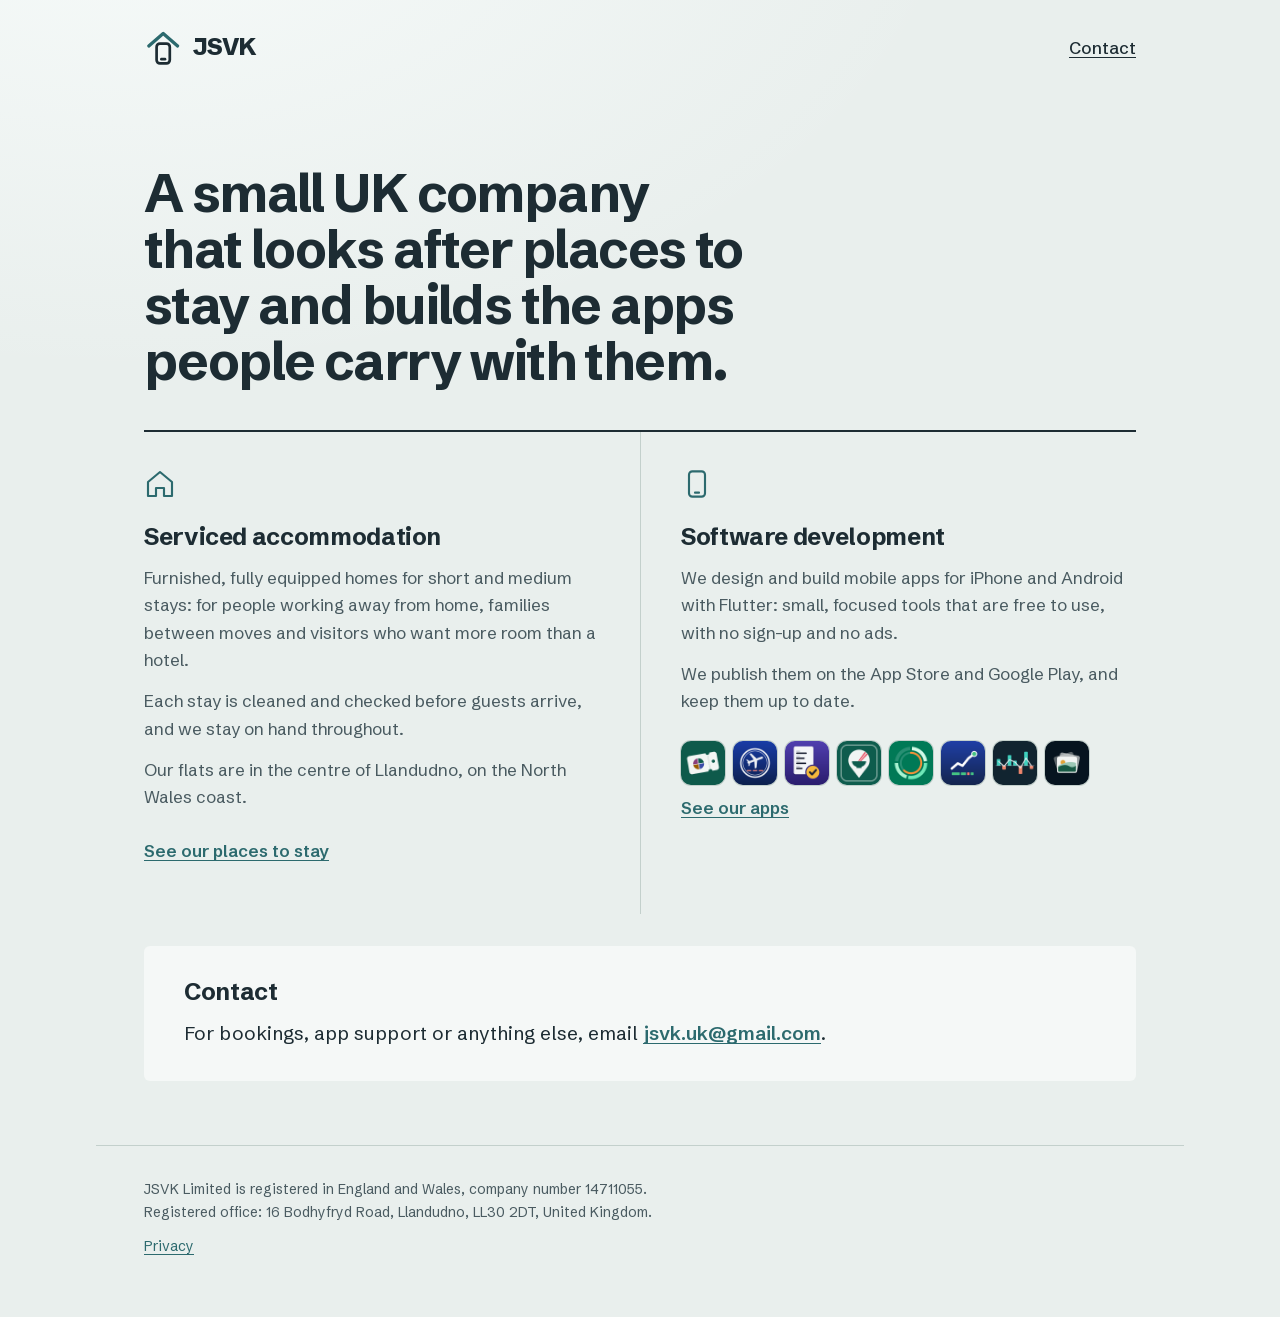
<file: index.html>
<!doctype html>
<html lang="en-GB">
<head>
<meta charset="utf-8">
<meta name="viewport" content="width=device-width, initial-scale=1">
<title>JSVK Limited</title>
<meta name="description" content="JSVK Limited is a UK company providing serviced accommodation and building mobile apps for iPhone and Android.">
<link rel="stylesheet" href="style.css?v=1.11.0">
<link rel="icon" href="/favicon.ico" sizes="32x32 48x48">
<link rel="icon" href="/img/icon-192.png" type="image/png" sizes="192x192">
<link rel="apple-touch-icon" href="/apple-touch-icon.png">
</head>
<body>
<header class="top">
  <a class="mark" href="/" aria-label="JSVK Limited, home"><svg class="mark-icon" viewBox="0 0 64 64" aria-hidden="true"><path class="roof" d="M8 30 L32 9 L56 30"/><rect x="21" y="26" width="22" height="33" rx="5.5"/><path d="M29 52 H35"/></svg>JSVK</a>
  <a class="top-link" href="#contact">Contact</a>
</header>

<main>
  <section class="intro">
    <h1>A small UK company that looks after places to stay and builds the apps people carry with them.</h1>
  </section>

  <section class="work" aria-label="What we do">
    <article class="line" id="accommodation">
      <svg class="icon" viewBox="0 0 24 24" aria-hidden="true"><path d="M3 10.5 12 3l9 7.5V21h-6v-6H9v6H3z"/></svg>
      <h2>Serviced accommodation</h2>
      <p>Furnished, fully equipped homes for short and medium stays: for people working away from home,
        families between moves and visitors who want more room than a hotel.</p>
      <p>Each stay is cleaned and checked before guests arrive, and we stay on hand throughout.</p>
      <p>Our flats are in the centre of Llandudno, on the North Wales coast.</p>
      <a class="apps-link" href="stays.html"><span>See our places to stay</span></a>
    </article>
    <article class="line" id="software">
      <svg class="icon" viewBox="0 0 24 24" aria-hidden="true"><rect x="6" y="2.5" width="12" height="19" rx="2.5"/><path d="M10.5 18.5h3"/></svg>
      <h2>Software development</h2>
      <p>We design and build mobile apps for iPhone and Android with Flutter: small, focused tools
        that are free to use, with no sign-up and no ads.</p>
      <p>We publish them on the App Store and Google Play, and keep them up to date.</p>
      <a class="apps-link" href="apps.html">
        <span class="apps-icons" aria-hidden="true">
          <img src="img/trip-spending.png" alt="" width="44" height="44">
          <img src="img/before-you-land.png" alt="" width="44" height="44">
          <img src="img/tw-entry-permit.png" alt="" width="44" height="44">
          <img src="img/restaurant-pick.png" alt="" width="44" height="44">
          <img src="img/meal-tracker.png" alt="" width="44" height="44">
          <img src="img/stock-profile.png" alt="" width="44" height="44">
          <img src="img/hsi-trend.png" alt="" width="44" height="44">
          <img src="img/albumatic.png" alt="" width="44" height="44">
        </span>
        <span>See our apps</span>
      </a>
    </article>
  </section>

  <section class="contact" id="contact">
    <h2>Contact</h2>
    <p>For bookings, app support or anything else, email
      <a href="mailto:jsvk.uk@gmail.com">jsvk.uk@gmail.com</a>.</p>
  </section>
</main>

<footer class="legal">
  <p>JSVK Limited is registered in England and Wales, company number 14711055.<br>
    Registered office: 16 Bodhyfryd Road, Llandudno, LL30 2DT, United Kingdom.</p>
  <p><a href="privacy.html">Privacy</a></p>
</footer>
</body>
</html>
</file>
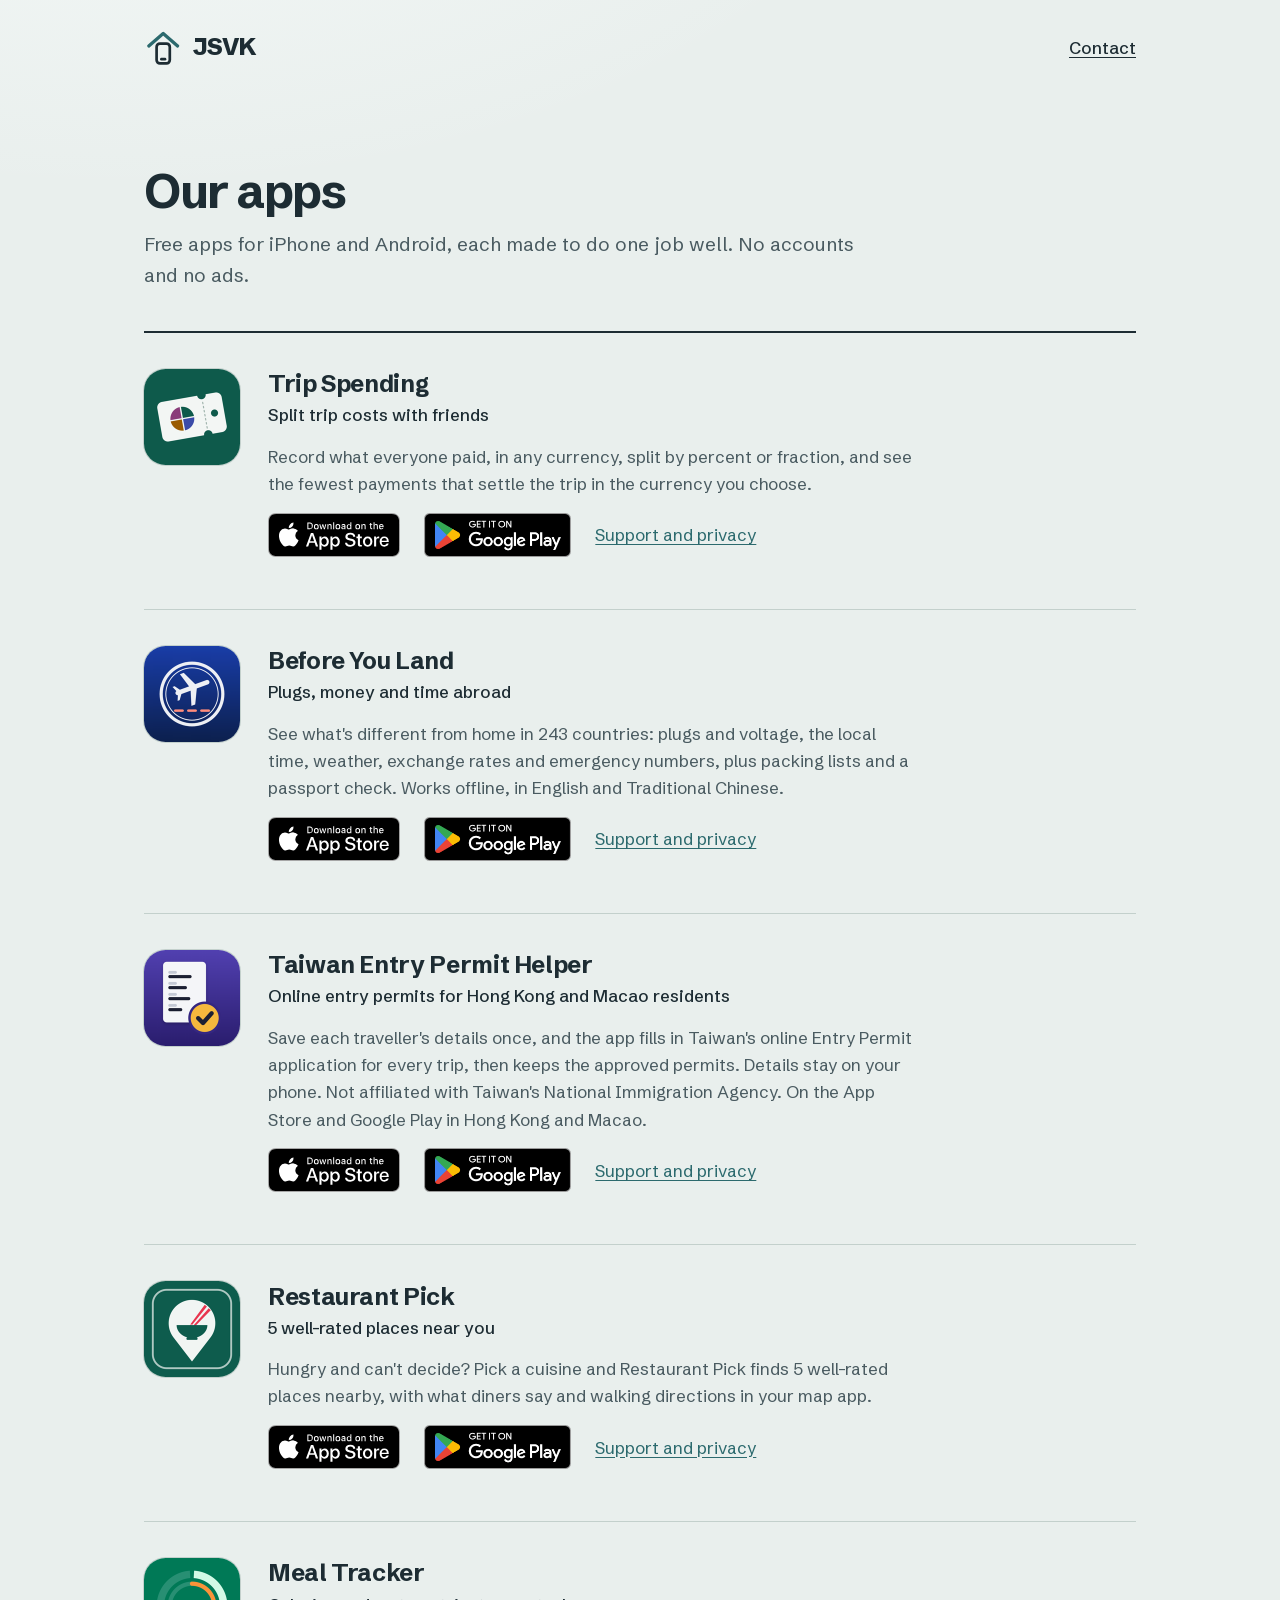
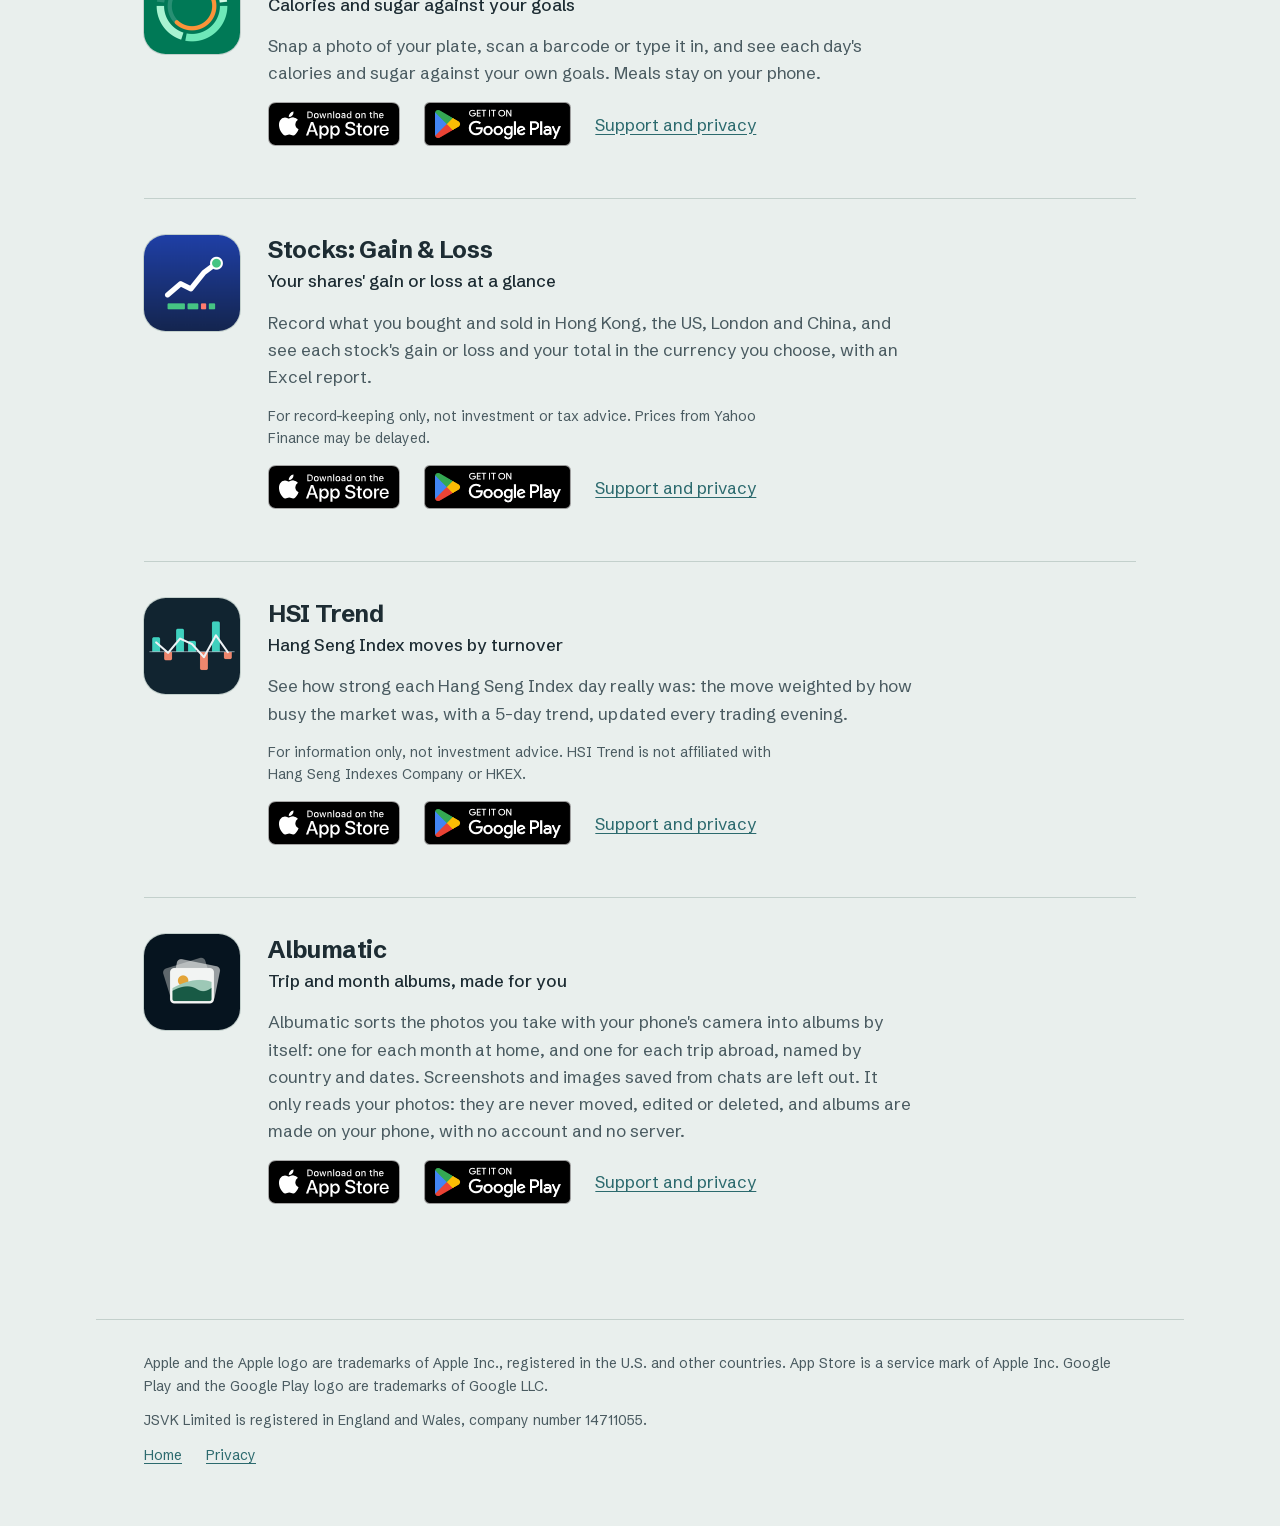
<file: apps.html>
<!doctype html>
<html lang="en-GB">
<head>
<meta charset="utf-8">
<meta name="viewport" content="width=device-width, initial-scale=1">
<title>Our apps – JSVK Limited</title>
<meta name="description" content="Free apps from JSVK Limited for iPhone and Android: Trip Spending, Before You Land, Taiwan Entry Permit Helper, Restaurant Pick, Meal Tracker, Stocks: Gain &amp; Loss, HSI Trend and Albumatic.">
<link rel="stylesheet" href="style.css?v=1.11.0">
<link rel="icon" href="/favicon.ico" sizes="32x32 48x48">
<link rel="icon" href="/img/icon-192.png" type="image/png" sizes="192x192">
<link rel="apple-touch-icon" href="/apple-touch-icon.png">
</head>
<body>
<header class="top">
  <a class="mark" href="/" aria-label="JSVK Limited, home"><svg class="mark-icon" viewBox="0 0 64 64" aria-hidden="true"><path class="roof" d="M8 30 L32 9 L56 30"/><rect x="21" y="26" width="22" height="33" rx="5.5"/><path d="M29 52 H35"/></svg>JSVK</a>
  <a class="top-link" href="/#contact">Contact</a>
</header>

<main class="page">
  <h1>Our apps</h1>
  <p class="lede">Free apps for iPhone and Android, each made to do one job well. No accounts and no ads.</p>

  <ul class="apps">
    <li class="app">
      <img class="app-icon" src="img/trip-spending.png" alt="" width="96" height="96">
      <div class="app-text">
        <h2>Trip Spending</h2>
        <p class="app-sub">Split trip costs with friends</p>
        <p>Record what everyone paid, in any currency, split by percent or fraction, and see the
          fewest payments that settle the trip in the currency you choose.</p>
        <p class="app-links">
          <a class="badge" href="https://apps.apple.com/gb/app/trip-spending/id6824998553">
            <img src="img/app-store-badge.svg" alt="Download Trip Spending on the App Store" width="120" height="40">
          </a>
          <a class="badge" href="https://play.google.com/store/apps/details?id=com.sycheng.trip_spending">
            <img src="img/google-play-badge.png" alt="Get Trip Spending on Google Play" width="134" height="40">
          </a>
          <a href="https://sycheng0924.github.io/trip-spending-app/">Support and privacy</a>
        </p>
      </div>
    </li>
    <li class="app">
      <img class="app-icon" src="img/before-you-land.png" alt="" width="96" height="96">
      <div class="app-text">
        <h2>Before You Land</h2>
        <p class="app-sub">Plugs, money and time abroad</p>
        <p>See what's different from home in 243 countries: plugs and voltage, the local time,
          weather, exchange rates and emergency numbers, plus packing lists and a passport check.
          Works offline, in English and Traditional Chinese.</p>
        <p class="app-links">
          <a class="badge" href="https://apps.apple.com/gb/app/before-you-land/id6833529422">
            <img src="img/app-store-badge.svg" alt="Download Before You Land on the App Store" width="120" height="40">
          </a>
          <a class="badge" href="https://play.google.com/store/apps/details?id=com.sycheng.before_you_land">
            <img src="img/google-play-badge.png" alt="Get Before You Land on Google Play" width="134" height="40">
          </a>
          <a href="https://sycheng0924.github.io/before-you-land-app/">Support and privacy</a>
        </p>
      </div>
    </li>
    <li class="app">
      <img class="app-icon" src="img/tw-entry-permit.png" alt="" width="96" height="96">
      <div class="app-text">
        <h2>Taiwan Entry Permit Helper</h2>
        <p class="app-sub">Online entry permits for Hong Kong and Macao residents</p>
        <p>Save each traveller's details once, and the app fills in Taiwan's online Entry Permit
          application for every trip, then keeps the approved permits. Details stay on your phone.
          Not affiliated with Taiwan's National Immigration Agency. On the App Store and Google Play
          in Hong Kong and Macao.</p>
        <p class="app-links">
          <a class="badge" href="https://apps.apple.com/hk/app/taiwan-entry-permit-helper/id6834705615">
            <img src="img/app-store-badge.svg" alt="Download Taiwan Entry Permit Helper on the App Store" width="120" height="40">
          </a>
          <a class="badge" href="https://play.google.com/store/apps/details?id=com.sycheng.tw_entry_permit">
            <img src="img/google-play-badge.png" alt="Get Taiwan Entry Permit Helper on Google Play" width="134" height="40">
          </a>
          <a href="https://sycheng0924.github.io/tw-entry-permit-app/">Support and privacy</a>
        </p>
      </div>
    </li>
    <li class="app">
      <img class="app-icon" src="img/restaurant-pick.png" alt="" width="96" height="96">
      <div class="app-text">
        <h2>Restaurant Pick</h2>
        <p class="app-sub">5 well-rated places near you</p>
        <p>Hungry and can't decide? Pick a cuisine and Restaurant Pick finds 5 well-rated places
          nearby, with what diners say and walking directions in your map app.</p>
        <p class="app-links">
          <a class="badge" href="https://apps.apple.com/gb/app/restaurant-pick/id6826595206">
            <img src="img/app-store-badge.svg" alt="Download Restaurant Pick on the App Store" width="120" height="40">
          </a>
          <a class="badge" href="https://play.google.com/store/apps/details?id=com.sycheng.restaurant_pick">
            <img src="img/google-play-badge.png" alt="Get Restaurant Pick on Google Play" width="134" height="40">
          </a>
          <a href="https://sycheng0924.github.io/restaurant-pick-app/">Support and privacy</a>
        </p>
      </div>
    </li>
    <li class="app">
      <img class="app-icon" src="img/meal-tracker.png" alt="" width="96" height="96">
      <div class="app-text">
        <h2>Meal Tracker</h2>
        <p class="app-sub">Calories and sugar against your goals</p>
        <p>Snap a photo of your plate, scan a barcode or type it in, and see each day's calories
          and sugar against your own goals. Meals stay on your phone.</p>
        <p class="app-links">
          <a class="badge" href="https://apps.apple.com/gb/app/meal-tracker-calories-sugar/id6825691026">
            <img src="img/app-store-badge.svg" alt="Download Meal Tracker on the App Store" width="120" height="40">
          </a>
          <a class="badge" href="https://play.google.com/store/apps/details?id=com.sycheng.meal_tracker">
            <img src="img/google-play-badge.png" alt="Get Meal Tracker on Google Play" width="134" height="40">
          </a>
          <a href="https://sycheng0924.github.io/meal-tracker-app/">Support and privacy</a>
        </p>
      </div>
    </li>
    <li class="app">
      <img class="app-icon" src="img/stock-profile.png" alt="" width="96" height="96">
      <div class="app-text">
        <h2>Stocks: Gain &amp; Loss</h2>
        <p class="app-sub">Your shares' gain or loss at a glance</p>
        <p>Record what you bought and sold in Hong Kong, the US, London and China, and see each
          stock's gain or loss and your total in the currency you choose, with an Excel report.</p>
        <p class="app-fine">For record-keeping only, not investment or tax advice. Prices from Yahoo
          Finance may be delayed.</p>
        <p class="app-links">
          <a class="badge" href="https://apps.apple.com/gb/app/stocks-gain-loss/id6831482336">
            <img src="img/app-store-badge.svg" alt="Download Stocks: Gain &amp; Loss on the App Store" width="120" height="40">
          </a>
          <a class="badge" href="https://play.google.com/store/apps/details?id=com.sycheng.stock_profile">
            <img src="img/google-play-badge.png" alt="Get Stocks: Gain &amp; Loss on Google Play" width="134" height="40">
          </a>
          <a href="https://sycheng0924.github.io/stock-profile-app/">Support and privacy</a>
        </p>
      </div>
    </li>
    <li class="app">
      <img class="app-icon" src="img/hsi-trend.png" alt="" width="96" height="96">
      <div class="app-text">
        <h2>HSI Trend</h2>
        <p class="app-sub">Hang Seng Index moves by turnover</p>
        <p>See how strong each Hang Seng Index day really was: the move weighted by how busy the
          market was, with a 5-day trend, updated every trading evening.</p>
        <p class="app-fine">For information only, not investment advice. HSI Trend is not affiliated
          with Hang Seng Indexes Company or HKEX.</p>
        <p class="app-links">
          <a class="badge" href="https://apps.apple.com/gb/app/hsi-trend/id6826272056">
            <img src="img/app-store-badge.svg" alt="Download HSI Trend on the App Store" width="120" height="40">
          </a>
          <a class="badge" href="https://play.google.com/store/apps/details?id=com.sycheng.hsi_trend">
            <img src="img/google-play-badge.png" alt="Get HSI Trend on Google Play" width="134" height="40">
          </a>
          <a href="https://sycheng0924.github.io/hsi-trend-app/">Support and privacy</a>
        </p>
      </div>
    </li>
    <li class="app">
      <img class="app-icon" src="img/albumatic.png" alt="" width="96" height="96">
      <div class="app-text">
        <h2>Albumatic</h2>
        <p class="app-sub">Trip and month albums, made for you</p>
        <p>Albumatic sorts the photos you take with your phone's camera into albums by itself: one
          for each month at home, and one for each trip abroad, named by country and dates.
          Screenshots and images saved from chats are left out. It only reads your photos: they are
          never moved, edited or deleted, and albums are made on your phone, with no account and no
          server.</p>
        <p class="app-links">
          <a class="badge" href="https://apps.apple.com/gb/app/albumatic-trip-photo-albums/id6835508235">
            <img src="img/app-store-badge.svg" alt="Download Albumatic on the App Store" width="120" height="40">
          </a>
          <a class="badge" href="https://play.google.com/store/apps/details?id=com.sycheng.albumatic">
            <img src="img/google-play-badge.png" alt="Get Albumatic on Google Play" width="134" height="40">
          </a>
          <a href="https://sycheng0924.github.io/albumatic-app/">Support and privacy</a>
        </p>
      </div>
    </li>
  </ul>

</main>

<footer class="legal">
  <p>Apple and the Apple logo are trademarks of Apple Inc., registered in the U.S. and other countries.
    App Store is a service mark of Apple Inc. Google Play and the Google Play logo are trademarks of Google LLC.</p>
  <p>JSVK Limited is registered in England and Wales, company number 14711055.</p>
  <p><a href="/">Home</a> <a href="privacy.html">Privacy</a></p>
</footer>
</body>
</html>
</file>
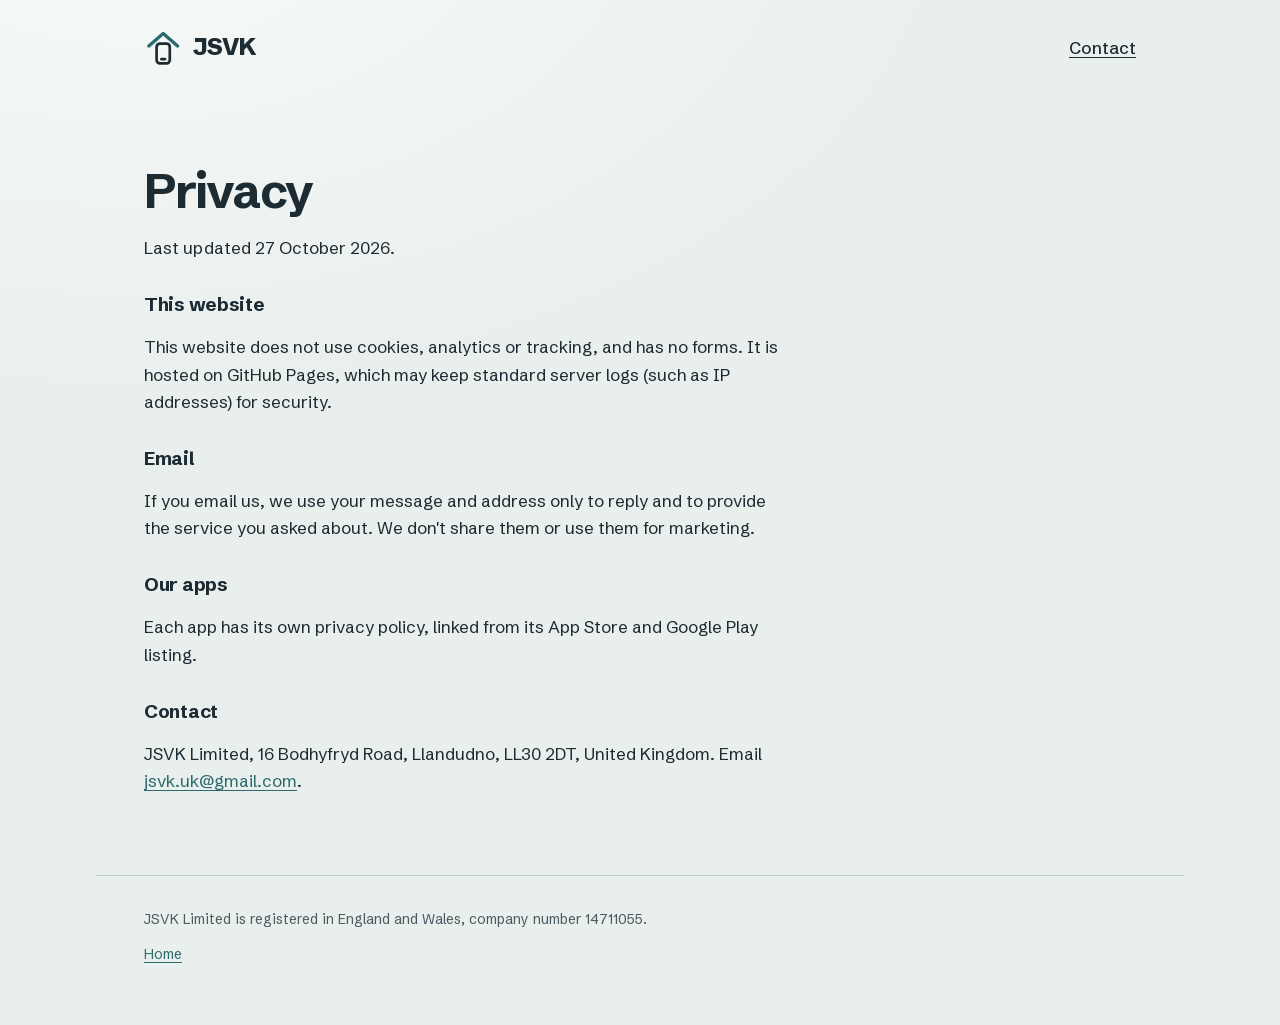
<file: privacy.html>
<!doctype html>
<html lang="en-GB">
<head>
<meta charset="utf-8">
<meta name="viewport" content="width=device-width, initial-scale=1">
<title>Privacy – JSVK Limited</title>
<link rel="stylesheet" href="style.css?v=1.11.0">
<link rel="icon" href="/favicon.ico" sizes="32x32 48x48">
<link rel="icon" href="/img/icon-192.png" type="image/png" sizes="192x192">
<link rel="apple-touch-icon" href="/apple-touch-icon.png">
</head>
<body>
<header class="top">
  <a class="mark" href="/" aria-label="JSVK Limited, home"><svg class="mark-icon" viewBox="0 0 64 64" aria-hidden="true"><path class="roof" d="M8 30 L32 9 L56 30"/><rect x="21" y="26" width="22" height="33" rx="5.5"/><path d="M29 52 H35"/></svg>JSVK</a>
  <a class="top-link" href="/#contact">Contact</a>
</header>

<main class="page">
  <h1>Privacy</h1>
  <p>Last updated 27 October 2026.</p>

  <h2>This website</h2>
  <p>This website does not use cookies, analytics or tracking, and has no forms. It is hosted on
    GitHub Pages, which may keep standard server logs (such as IP addresses) for security.</p>

  <h2>Email</h2>
  <p>If you email us, we use your message and address only to reply and to provide the service you
    asked about. We don't share them or use them for marketing.</p>

  <h2>Our apps</h2>
  <p>Each app has its own privacy policy, linked from its App Store and Google Play listing.</p>

  <h2>Contact</h2>
  <p>JSVK Limited, 16 Bodhyfryd Road, Llandudno, LL30 2DT, United Kingdom.
    Email <a href="mailto:jsvk.uk@gmail.com">jsvk.uk@gmail.com</a>.</p>
</main>

<footer class="legal">
  <p>JSVK Limited is registered in England and Wales, company number 14711055.</p>
  <p><a href="/">Home</a></p>
</footer>
</body>
</html>
</file>
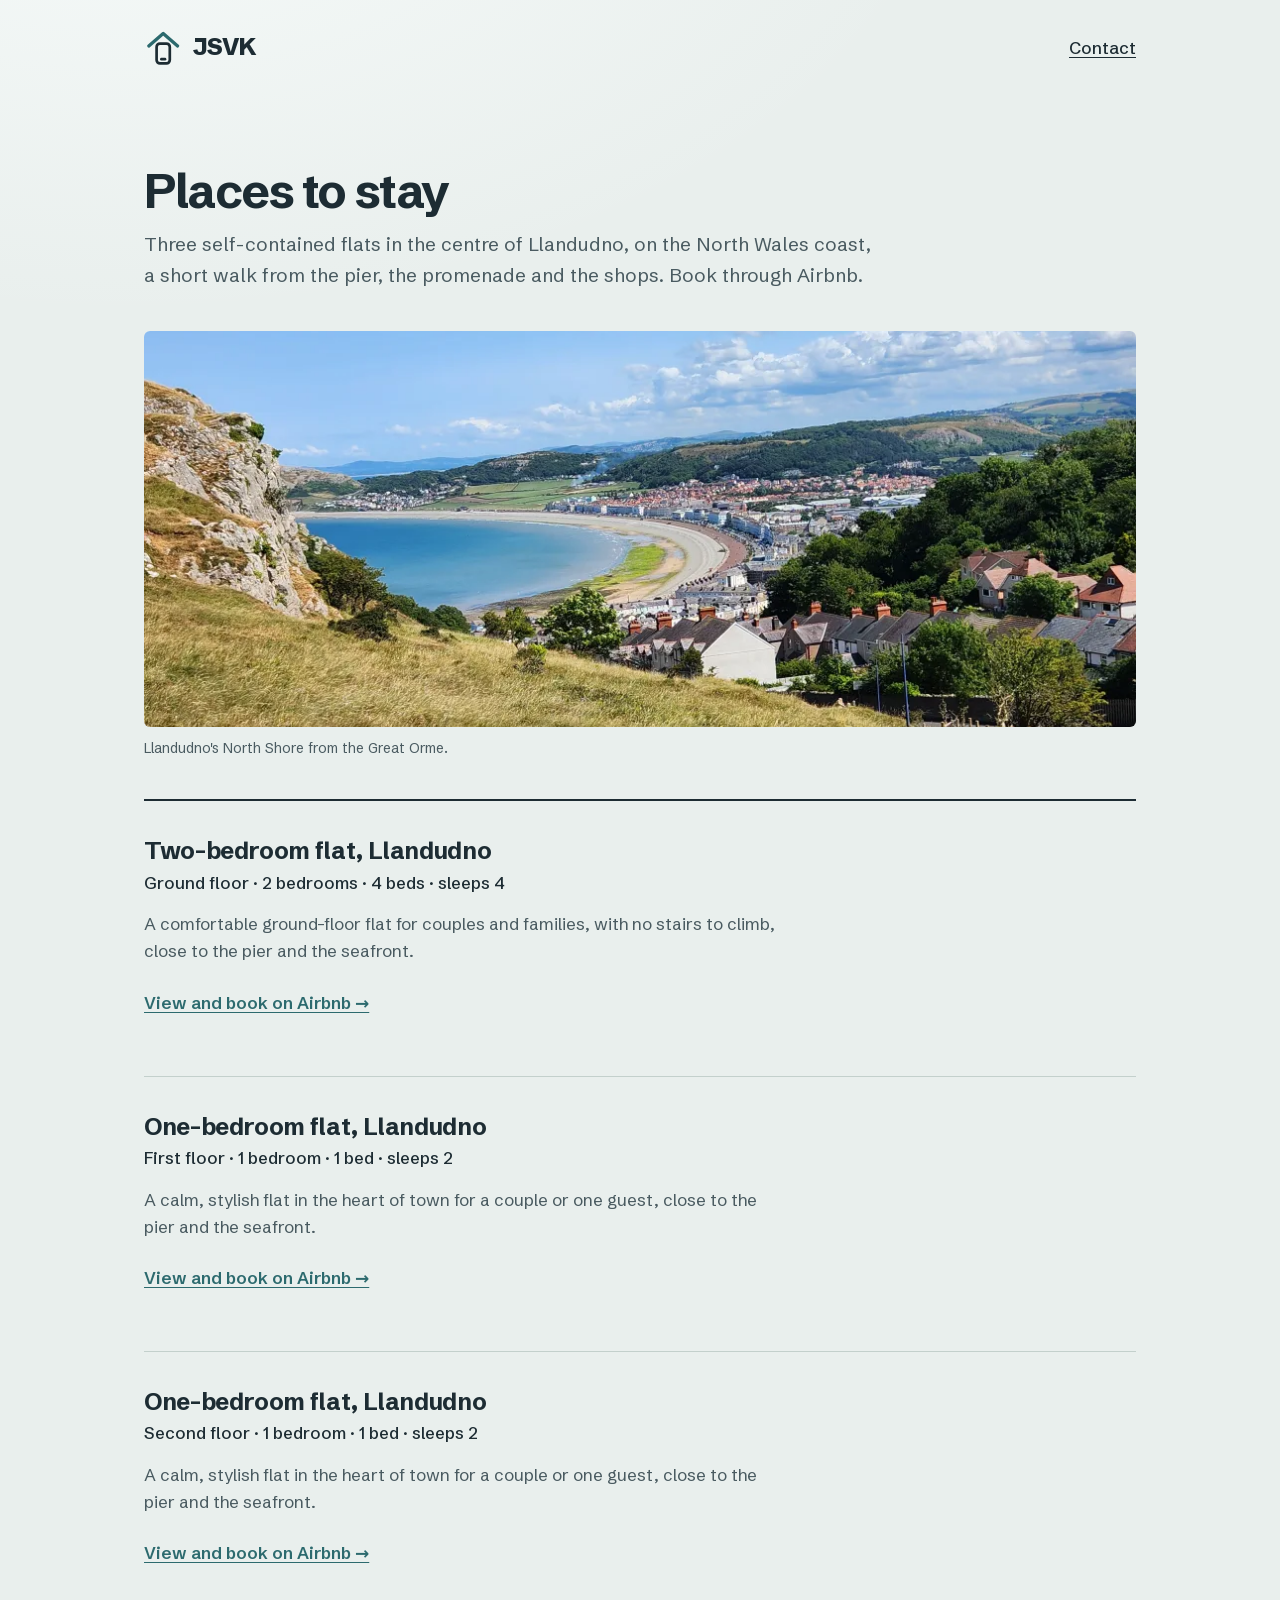
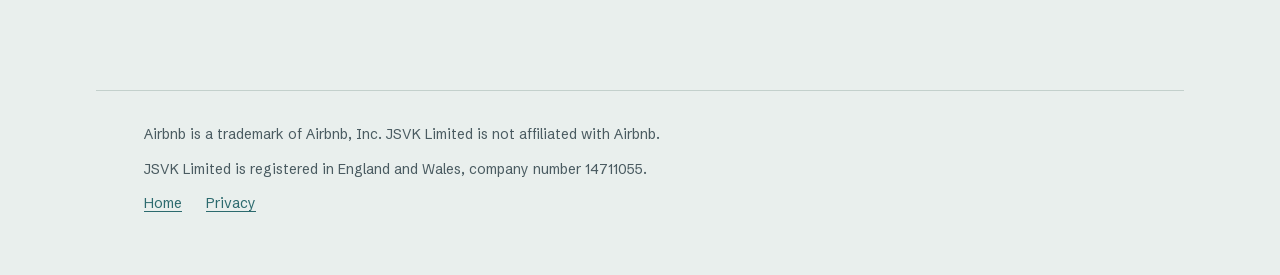
<file: stays.html>
<!doctype html>
<html lang="en-GB">
<head>
<meta charset="utf-8">
<meta name="viewport" content="width=device-width, initial-scale=1">
<title>Places to stay – JSVK Limited</title>
<meta name="description" content="Serviced flats in central Llandudno, North Wales, from JSVK Limited: a two-bedroom flat and two one-bedroom flats near the pier, booked through Airbnb.">
<link rel="stylesheet" href="style.css?v=1.11.0">
<link rel="icon" href="/favicon.ico" sizes="32x32 48x48">
<link rel="icon" href="/img/icon-192.png" type="image/png" sizes="192x192">
<link rel="apple-touch-icon" href="/apple-touch-icon.png">
</head>
<body>
<header class="top">
  <a class="mark" href="/" aria-label="JSVK Limited, home"><svg class="mark-icon" viewBox="0 0 64 64" aria-hidden="true"><path class="roof" d="M8 30 L32 9 L56 30"/><rect x="21" y="26" width="22" height="33" rx="5.5"/><path d="M29 52 H35"/></svg>JSVK</a>
  <a class="top-link" href="/#contact">Contact</a>
</header>

<main class="page">
  <h1>Places to stay</h1>
  <p class="lede">Three self-contained flats in the centre of Llandudno, on the North Wales coast,
    a short walk from the pier, the promenade and the shops. Book through Airbnb.</p>

  <figure class="view">
    <img src="img/llandudno-bay-2000.webp"
      srcset="img/llandudno-bay-1000.webp 1000w, img/llandudno-bay-2000.webp 2000w"
      sizes="(min-width: 68rem) 62rem, 92vw"
      width="2000" height="1126" fetchpriority="high"
      alt="Llandudno from the slopes of the Great Orme: the curved beach and promenade of the North Shore, terraced streets and green hills behind, under a blue summer sky.">
    <figcaption>Llandudno's North Shore from the Great Orme.</figcaption>
  </figure>

  <ul class="apps stays">
    <li class="stay">
      <h2>Two-bedroom flat, Llandudno</h2>
      <p class="app-sub">Ground floor · 2 bedrooms · 4 beds · sleeps 4</p>
      <p>A comfortable ground-floor flat for couples and families, with no stairs to climb, close to
        the pier and the seafront.</p>
      <p class="app-links">
        <a class="book" href="https://www.airbnb.co.uk/rooms/1603093490174040391">View and book on Airbnb</a>
      </p>
    </li>
    <li class="stay">
      <h2>One-bedroom flat, Llandudno</h2>
      <p class="app-sub">First floor · 1 bedroom · 1 bed · sleeps 2</p>
      <p>A calm, stylish flat in the heart of town for a couple or one guest, close to the pier and
        the seafront.</p>
      <p class="app-links">
        <a class="book" href="https://www.airbnb.co.uk/rooms/937716090685903608">View and book on Airbnb</a>
      </p>
    </li>
    <li class="stay">
      <h2>One-bedroom flat, Llandudno</h2>
      <p class="app-sub">Second floor · 1 bedroom · 1 bed · sleeps 2</p>
      <p>A calm, stylish flat in the heart of town for a couple or one guest, close to the pier and
        the seafront.</p>
      <p class="app-links">
        <a class="book" href="https://www.airbnb.co.uk/rooms/907034045557381990">View and book on Airbnb</a>
      </p>
    </li>
  </ul>
</main>

<footer class="legal">
  <p>Airbnb is a trademark of Airbnb, Inc. JSVK Limited is not affiliated with Airbnb.</p>
  <p>JSVK Limited is registered in England and Wales, company number 14711055.</p>
  <p><a href="/">Home</a> <a href="privacy.html">Privacy</a></p>
</footer>
</body>
</html>
</file>
<file: style.css>
@font-face {
  font-family: "Schibsted Grotesk";
  src: url("fonts/SchibstedGrotesk.woff2") format("woff2");
  font-weight: 400 800;
  font-display: swap;
}

:root {
  --bg: #e9efed;
  --ink: #1d2c33;
  --muted: #4a5b61;
  --sea: #2c6a6e;
  --rule: #c3d0cc;
  --panel: #f5f8f7;
  --glow: #f7fbfa;
  color-scheme: light dark;
}

@media (prefers-color-scheme: dark) {
  :root {
    --bg: #0d2a33;
    --ink: #eef6f4;
    --muted: #b4cdca;
    --sea: #6fd6c8;
    --rule: #2b4d56;
    --panel: #133944;
    --glow: #1f5f6e;
  }
}

* { box-sizing: border-box; }

html { -webkit-text-size-adjust: 100%; }

body {
  margin: 0;
  /* The page brightens towards the top left, behind the headline. */
  background:
    radial-gradient(75rem 45rem at 10% -10%, var(--glow) 0%, transparent 70%) no-repeat,
    var(--bg);
  color: var(--ink);
  font: 400 1.0625rem/1.6 "Schibsted Grotesk", system-ui, sans-serif;
}

a { color: var(--sea); text-underline-offset: 0.18em; }
a:focus-visible { outline: 3px solid var(--sea); outline-offset: 3px; border-radius: 2px; }

.top, main, .legal {
  max-width: 68rem;
  margin: 0 auto;
  padding-inline: clamp(1rem, 5vw, 3rem);
}

.top {
  display: flex;
  justify-content: space-between;
  align-items: center;
  padding-block: 1.5rem;
}

.mark {
  display: inline-flex;
  align-items: center;
  gap: 0.65rem;
  font-weight: 800;
  font-size: 1.5rem;
  letter-spacing: -0.04em;
  color: var(--ink);
  text-decoration: none;
}

/* The logo: a roof over a phone, for the two halves of the business. Colours follow the theme tokens. */
.mark-icon { width: 2.4rem; height: 2.4rem; flex: none; fill: none; stroke: var(--ink); stroke-width: 4.5;
  stroke-linecap: round; stroke-linejoin: round; }
.mark-icon .roof { stroke: var(--sea); stroke-width: 5.5; }

.top-link { color: var(--ink); font-weight: 500; padding: 0.6rem 0; }

/* The gap under the top bar; inner pages use the same (see .page). */
.intro { padding-block: clamp(2rem, 7vw, 4.5rem) clamp(1.5rem, 4vw, 2.5rem); }

h1 {
  margin: 0;
  max-width: 24ch;
  font-size: clamp(1.8rem, 4.4vw, 3.3rem);
  line-height: 1.06;
  font-weight: 700;
  letter-spacing: -0.03em;
  text-wrap: balance;
}

/* The two lines of business sit side by side as equal halves. */
.work {
  display: grid;
  grid-template-columns: 1fr 1fr;
  border-top: 2px solid var(--ink);
}

.line { padding: 2.25rem 2.5rem 2.75rem 0; }
.line + .line { padding: 2.25rem 0 2.75rem 2.5rem; border-left: 1px solid var(--rule); }

.icon {
  width: 2rem;
  height: 2rem;
  fill: none;
  stroke: var(--sea);
  stroke-width: 1.6;
  stroke-linejoin: round;
  stroke-linecap: round;
}

h2 {
  margin: 1rem 0 0.75rem;
  font-size: 1.5rem;
  line-height: 1.2;
  font-weight: 700;
  letter-spacing: -0.015em;
}

.line p { margin: 0 0 0.9rem; max-width: 34em; color: var(--muted); }

.contact {
  margin-block: 2rem 4rem;
  padding: 2rem clamp(1.25rem, 4vw, 2.5rem);
  background: var(--panel);
  border-radius: 6px;
}
.contact h2 { margin-top: 0; }
.contact p { margin: 0; font-size: 1.2rem; }
.contact a { font-weight: 600; }

.legal {
  padding-block: 2rem 3rem;
  border-top: 1px solid var(--rule);
  font-size: 0.875rem;
  color: var(--muted);
}
.legal p { margin: 0 0 0.75rem; }

/* Home: the software line ends in a link to the apps page: the apps' own icons, with the label below. */
.apps-link {
  display: inline-flex;
  flex-direction: column;
  align-items: flex-start;
  gap: 0.6rem;
  margin-top: 0.4rem;
  padding: 0.35rem 0;
  font-weight: 600;
}
/* One row whatever the number of apps: each icon is at most 2.75rem and shrinks evenly when the
   row is wider than the screen (eight icons on a 320-360 px phone), instead of wrapping. */
.apps-icons {
  display: grid;
  grid-auto-flow: column;
  grid-auto-columns: minmax(0, 2.75rem);
  gap: 0.5rem;
}
.apps-icons img {
  width: 100%;
  height: auto;
  aspect-ratio: 1;
  transition: transform 160ms ease-out;
}
.apps-link:hover .apps-icons img { transform: translateY(-2px); }
@media (max-width: 400px) {
  .apps-icons { gap: 0.375rem; }
}

/* App icons keep Apple's rounded-square shape; a hairline keeps dark icons visible on the dark theme. */
.apps-icons img, .app-icon { border-radius: 22.5%; box-shadow: 0 0 0 1px var(--rule); }

/* Apps page: one row per app under the same heavy rule as the home page. */
.lede { color: var(--muted); font-size: 1.2rem; margin: 0.75rem 0 2.5rem; }

.apps { list-style: none; margin: 0; padding: 0; border-top: 2px solid var(--ink); }

.app {
  display: grid;
  grid-template-columns: 6rem 1fr;
  gap: 1.75rem;
  padding-block: 2.25rem;
}
.app + .app { border-top: 1px solid var(--rule); }

.app-icon { width: 6rem; height: 6rem; }

.page .app h2 { margin: 0.1rem 0 0.15rem; font-size: 1.5rem; }
.app p { margin: 0 0 0.9rem; color: var(--muted); }
.app .app-sub { color: var(--ink); font-weight: 500; }
.app .app-fine { font-size: 0.875rem; }

.app-links {
  display: flex;
  flex-wrap: wrap;
  align-items: center;
  gap: 0.75rem 1.5rem;
  margin: 1.25rem 0 0;
}
.badge { display: inline-block; line-height: 0; }
.badge img { height: 2.75rem; width: auto; }
.app-links a:not(.badge) { padding-block: 0.6rem; }

.note { color: var(--muted); margin-top: 0.5rem; }

/* Places to stay: a wide view of the town between the intro and the flats. */
/* Full page width, cropped to a low strip so the flats stay close to the top. */
.view { margin: 0 0 2.5rem; }
.view img {
  display: block;
  width: 100%;
  height: auto;
  aspect-ratio: 5 / 2;
  object-fit: cover;
  object-position: 50% 55%;
  border-radius: 6px;
  background: var(--panel);
}
.view figcaption { margin-top: 0.6rem; font-size: 0.875rem; color: var(--muted); }

/* Places to stay: the apps page's rows without an icon column. */
.stay { padding-block: 2.25rem; }
.stay + .stay { border-top: 1px solid var(--rule); }
.page .stay h2 { margin: 0 0 0.15rem; font-size: 1.5rem; }
.stay p { margin: 0 0 0.9rem; color: var(--muted); }
.stay .app-sub { color: var(--ink); font-weight: 500; }
.book { font-weight: 600; padding-block: 0.6rem; display: inline-block; }
.book::after { content: " \2192"; }

.legal a + a { margin-left: 1.25rem; }

@media (prefers-reduced-motion: reduce) {
  .apps-icons img { transition: none; }
}

.page h1 { font-size: clamp(2rem, 5vw, 3rem); }
.page h2 { font-size: 1.2rem; margin-top: 2rem; }
.page p { max-width: 38em; }
.page { padding-block: clamp(2rem, 7vw, 4.5rem) 4rem; }

@media (max-width: 720px) {
  .work { grid-template-columns: 1fr; }
  .line, .line + .line { padding: 2rem 0; border-left: 0; }
  .line + .line { border-top: 1px solid var(--rule); }
  .app { grid-template-columns: 4rem 1fr; gap: 1.1rem; }
  .app-icon { width: 4rem; height: 4rem; }
}
</file>
